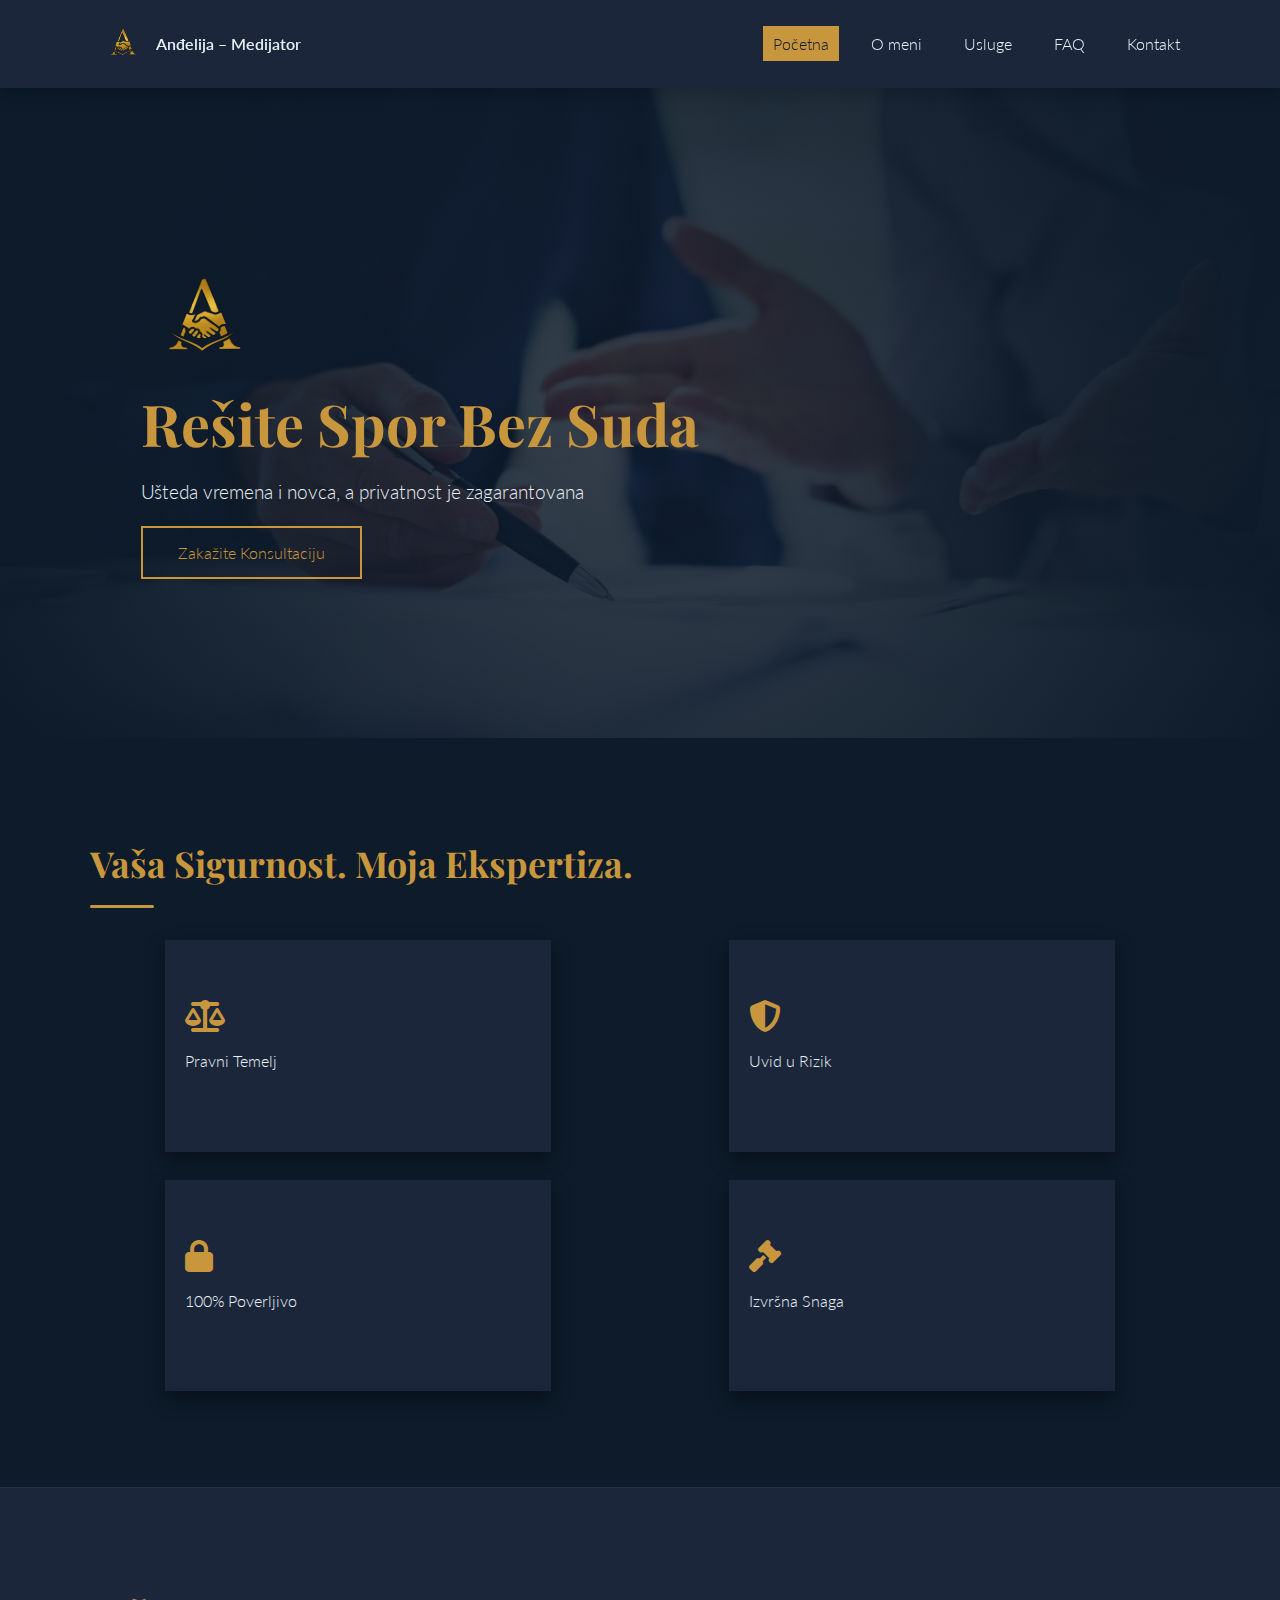
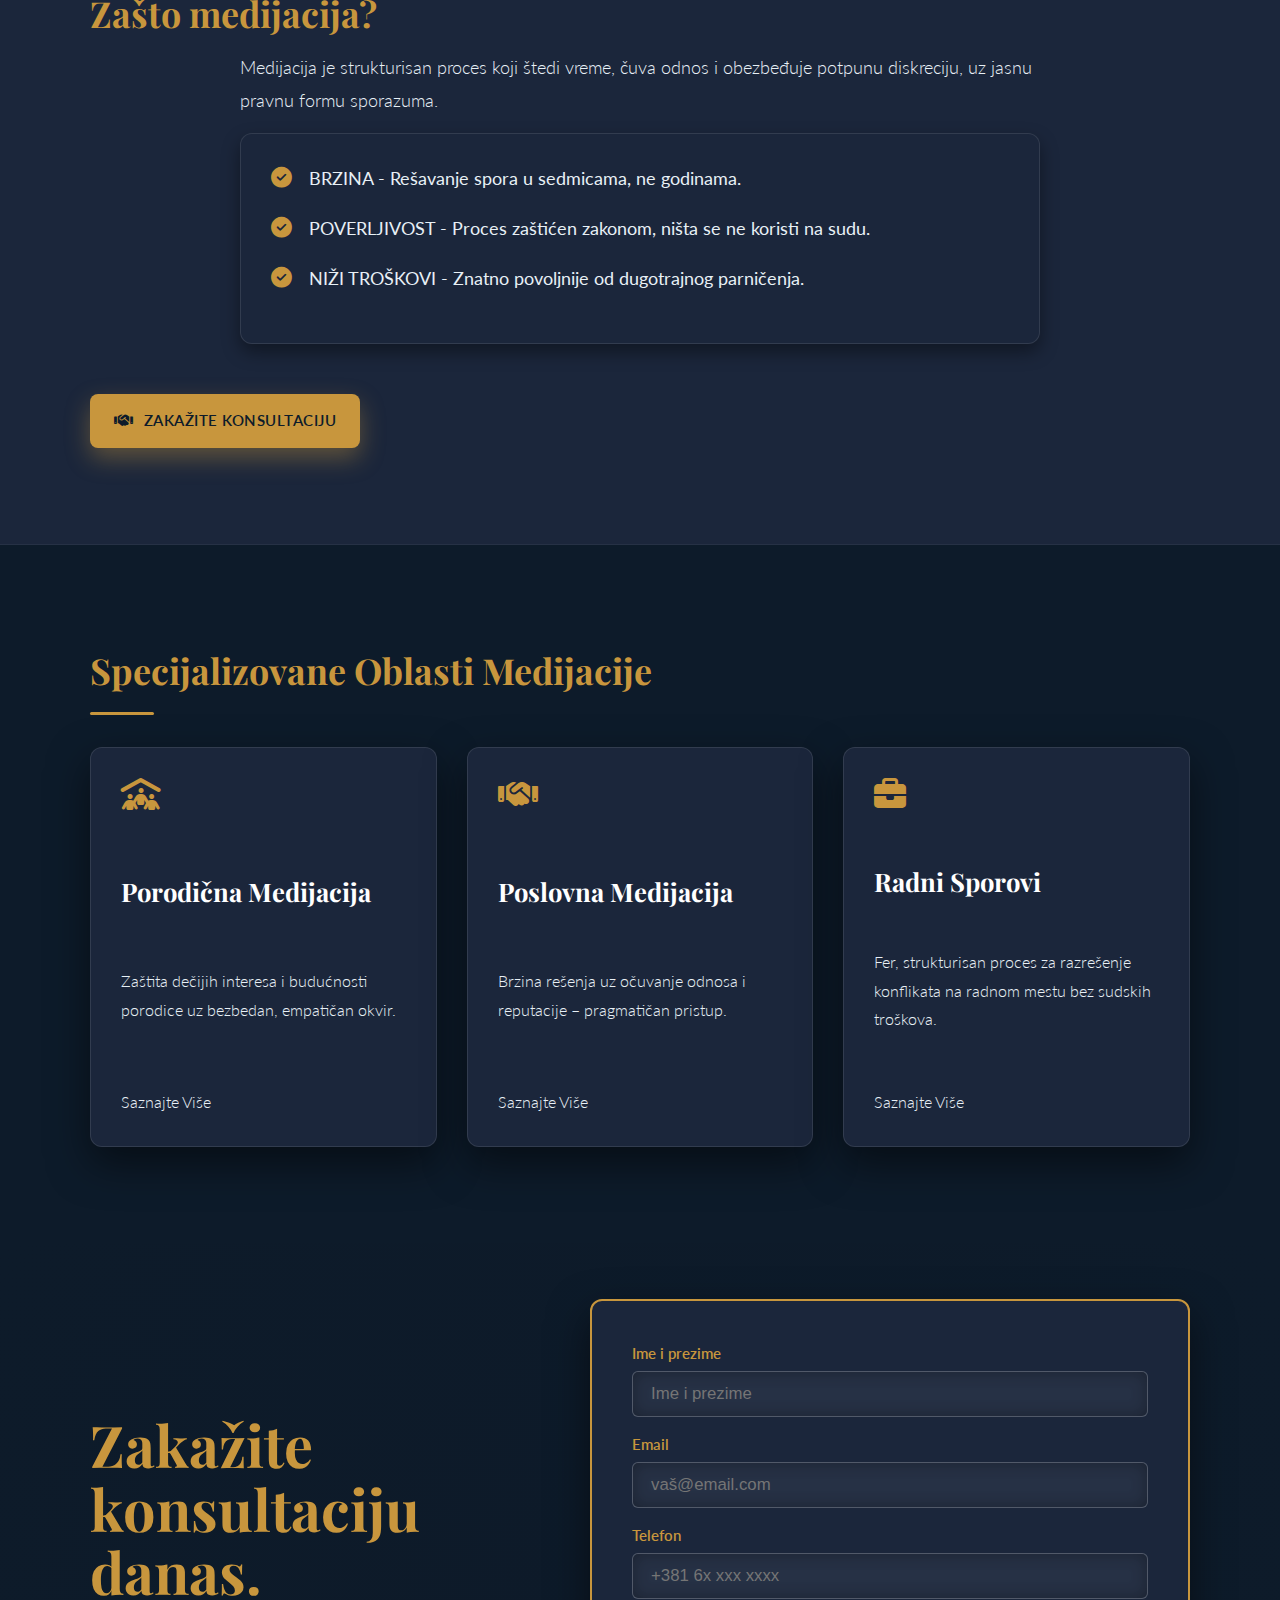
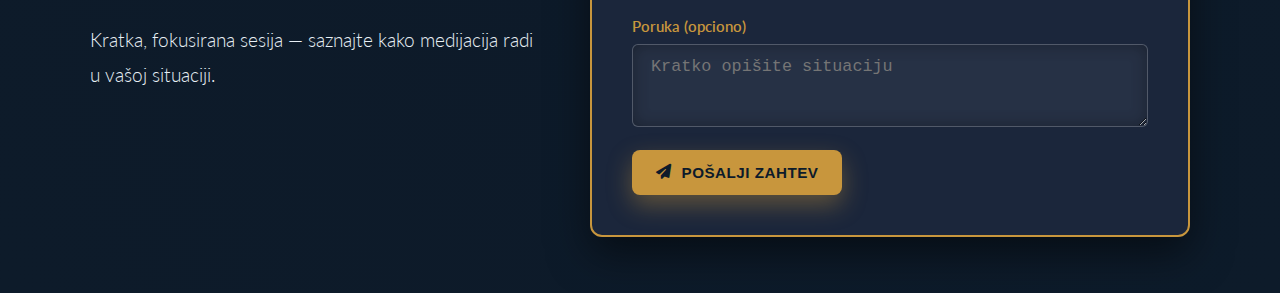
<file: index.html>
<!DOCTYPE html>
<html lang="sr">
<head>
  <meta charset="UTF-8" />
  <meta name="viewport" content="width=device-width, initial-scale=1" />
  <title>Anđelija – Medijator | Početna</title>
  <meta name="description" content="Medijacija – efikasan, poverljiv i pravno siguran put do sporazuma." />
  <link rel="preconnect" href="https://fonts.googleapis.com">
  <link rel="preconnect" href="https://fonts.gstatic.com" crossorigin>
  <link href="https://fonts.googleapis.com/css2?family=Lato:wght@400;600;700&family=Playfair+Display:wght@600;700&display=swap" rel="stylesheet">
  <link href="https://cdnjs.cloudflare.com/ajax/libs/font-awesome/6.5.1/css/all.min.css" rel="stylesheet">
  <link rel="stylesheet" href="style.css" />
  <link rel="stylesheet" href="custom.css" /> <!-- override stilovi -->
</head>
<body>
    <!-- Glavni navigacioni header (ostaje na vrhu) -->
    <header class="site-header">
        <div class="container">
            <!-- Ako imaš navigaciju/logo, ostaje ovde -->
        </div>
    </header>
  <header class="header--soft">
    <div class="container nav">
      <a class="brand" href="index.html">
        <img class="brand-logo" src="7.svg" alt="Anđelija – Medijator logo" />
        <span>Anđelija – Medijator</span>
      </a>
      <!-- Dodato: hamburger dugme -->
      <button class="nav-toggle" aria-expanded="false" aria-controls="main-menu" aria-label="Otvori meni">
        <span class="bar"></span>
        <span class="bar"></span>
        <span class="bar"></span>
      </button>
      <nav aria-label="Main navigation">
        <ul id="main-menu">
          <li><a class="active" href="index.html">Početna</a></li>
          <li><a href="o-meni.html">O meni</a></li>
          <li><a href="usluge.html">Usluge</a></li>
          <li><a href="faq.html">FAQ</a></li>
          <li><a href="kontakt.html">Kontakt</a></li>
        </ul>
      </nav>
    </div>
  </header>


  
  <!-- Hero odmah ispod menija -->
  <header class="hero-full-bleed hero-bg-index">
    <div class="container">
        <!-- Veliki logo umesto subheading-a -->
        <img class="hero-logo" src="7.svg" alt="Anđelija – Medijator logo" />
        <h1>Rešite Spor Bez Suda</h1>
        <p class="hero-pasus">Ušteda vremena i novca, a privatnost je zagarantovana</p>
        <a href="kontakt.html" class="cta-button">Zakažite Konsultaciju</a>
    </div>
  </header>

  <!-- Trust Bar -->
  <section class="trust-bar section section-stripe" aria-label="Trust bar">
    <div class="container">
      <h2>Vaša Sigurnost. Moja Ekspertiza.</h2>
      <div class="divider" aria-hidden="true"></div>
      <div class="trust-grid">
        <div class="trust-item">
          <i class="fa-solid fa-scale-balanced"></i>
          <p>Pravni Temelj</p>
        </div>
        <div class="trust-item">
          <i class="fa-solid fa-shield-halved"></i>
          <p>Uvid u Rizik</p>
        </div>
        <div class="trust-item">
          <i class="fa-solid fa-lock"></i>
          <p>100% Poverljivo</p>
        </div>
        <div class="trust-item">
          <i class="fa-solid fa-gavel"></i>
          <p>Izvršna Snaga</p>
        </div>
      </div>
    </div>
  </section>

  <!-- Zašto Medijacija (premeštena ovde između Trust Bara i Usluga) -->
 <section class="section why-mediate-section section-contrast">
    <div class="container">
        <h2>Zašto medijacija?</h2>
        <p class="lead">Medijacija je strukturisan proces koji štedi vreme, čuva odnos i obezbeđuje potpunu diskreciju, uz jasnu pravnu formu sporazuma.</p>
        <ul class="feature-list">
            <li><i class="fas fa-check-circle"></i> BRZINA - Rešavanje spora u sedmicama, ne godinama.</li>
            <li><i class="fas fa-check-circle"></i> POVERLJIVOST - Proces zaštićen zakonom, ništa se ne koristi na sudu.</li>
            <li><i class="fas fa-check-circle"></i> NIŽI TROŠKOVI - Znatno povoljnije od dugotrajnog parničenja.</li>
        </ul>
        <a href="kontakt.html" class="btn"><i class="fas fa-handshake"></i> Zakažite konsultaciju</a>
    </div>
</section>

  <!-- Usluge (3 kolone) -->
  <section class="section">
    <div class="container">
      <h2>Specijalizovane Oblasti Medijacije</h2>
      <div class="divider" aria-hidden="true"></div>
      <div class="services-grid">
        <article class="service-card">
          <i class="fa-solid fa-people-roof" aria-hidden="true"></i>
          <h3>Porodična Medijacija</h3>
          <p>Zaštita dečijih interesa i budućnosti porodice uz bezbedan, empatičan okvir.</p>
          <a class="link-accent" href="usluge.html#porodicna">Saznajte Više</a>
        </article>
        <article class="service-card">
          <i class="fa-solid fa-handshake" aria-hidden="true"></i>
          <h3>Poslovna Medijacija</h3>
          <p>Brzina rešenja uz očuvanje odnosa i reputacije – pragmatičan pristup.</p>
          <a class="link-accent" href="usluge.html#poslovna">Saznajte Više</a>
        </article>
        <article class="service-card">
          <i class="fa-solid fa-briefcase" aria-hidden="true"></i>
          <h3>Radni Sporovi</h3>
          <p>Fer, strukturisan proces za razrešenje konflikata na radnom mestu bez sudskih troškova.</p>
          <a class="link-accent" href="usluge.html#radni">Saznajte Više</a>
        </article>
      </div>
    </div>
  </section>

  <!-- Duplikat "Zašto medijacija?" blok je uklonjen -->

<header class="hero-full-bleed hero-bg-kontakt hero-schedule layout-split">
  <div class="container schedule-grid">
    <div class="hero-copy">
      <h1>Zakažite konsultaciju danas.</h1>
      <p class="hero-pasus">Kratka, fokusirana sesija — saznajte kako medijacija radi u vašoj situaciji.</p>
      
    </div>

    <!-- Desna kolona: forma za zakazivanje -->
    <div class="schedule-card">
      <form class="schedule-form" action="kontakt.html" method="get" novalidate>
        <div class="form-row">
          <label for="ime">Ime i prezime</label>
          <input id="ime" type="text" name="ime" placeholder="Ime i prezime" required>
        </div>
        <div class="form-row">
          <label for="email">Email</label>
          <input id="email" type="email" name="email" placeholder="vaš@email.com" required>
        </div>
        <div class="form-row">
          <label for="telefon">Telefon</label>
          <input id="telefon" type="tel" name="telefon" placeholder="+381 6x xxx xxxx" required>
        
        <div class="form-row">
          <label for="poruka">Poruka (opciono)</label>
          <textarea id="poruka" name="poruka" rows="3" placeholder="Kratko opišite situaciju"></textarea>
        </div>
        <button type="submit" class="btn">
          <i class="fa-solid fa-paper-plane" aria-hidden="true"></i>
          Pošalji zahtev
     <!--   </button>
      </form>
    </div>
  </div>
</header>

<!-- Zamena postojećeg footer-a novom strukturom -->
<!-- Footer uklonjen -->
</body>
</html>
<script src="script.js"></script>
<script>document.getElementById("year").textContent = new Date().getFullYear();</script>
</body>

</html>
</file>
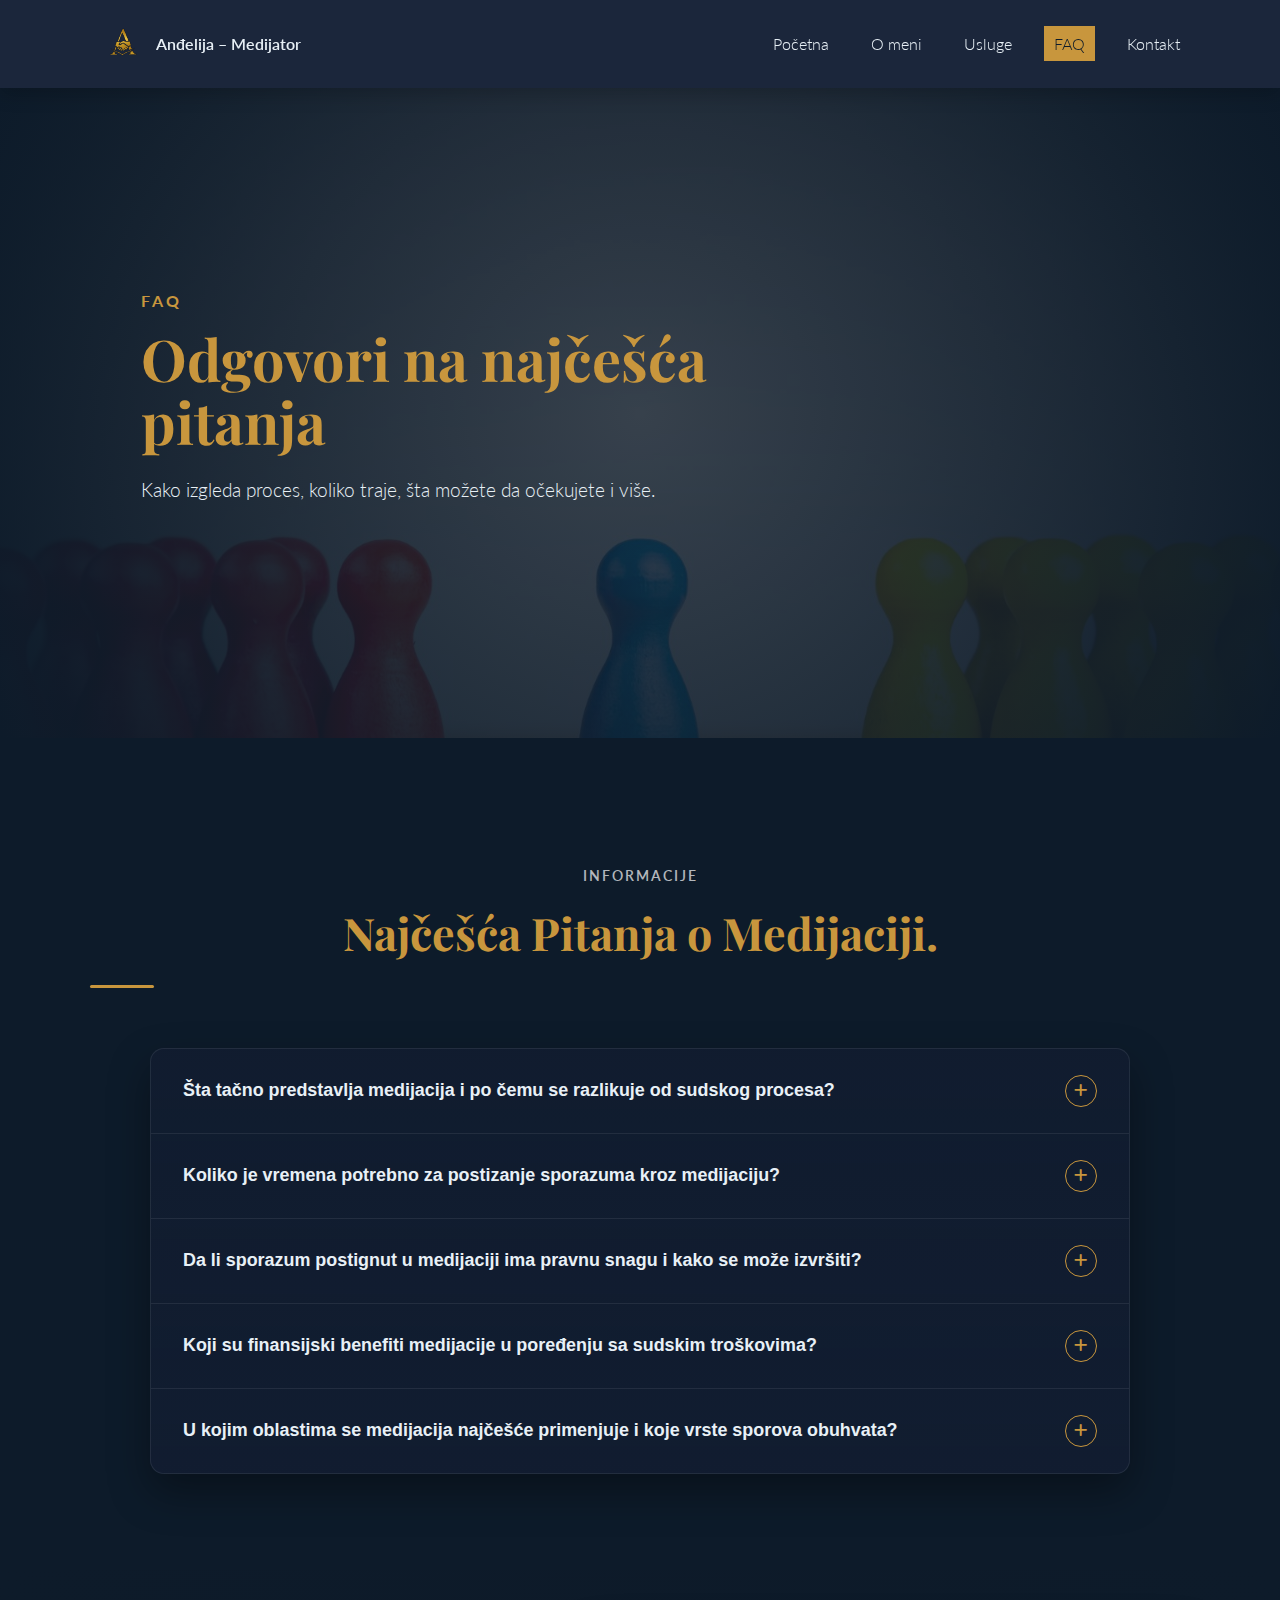
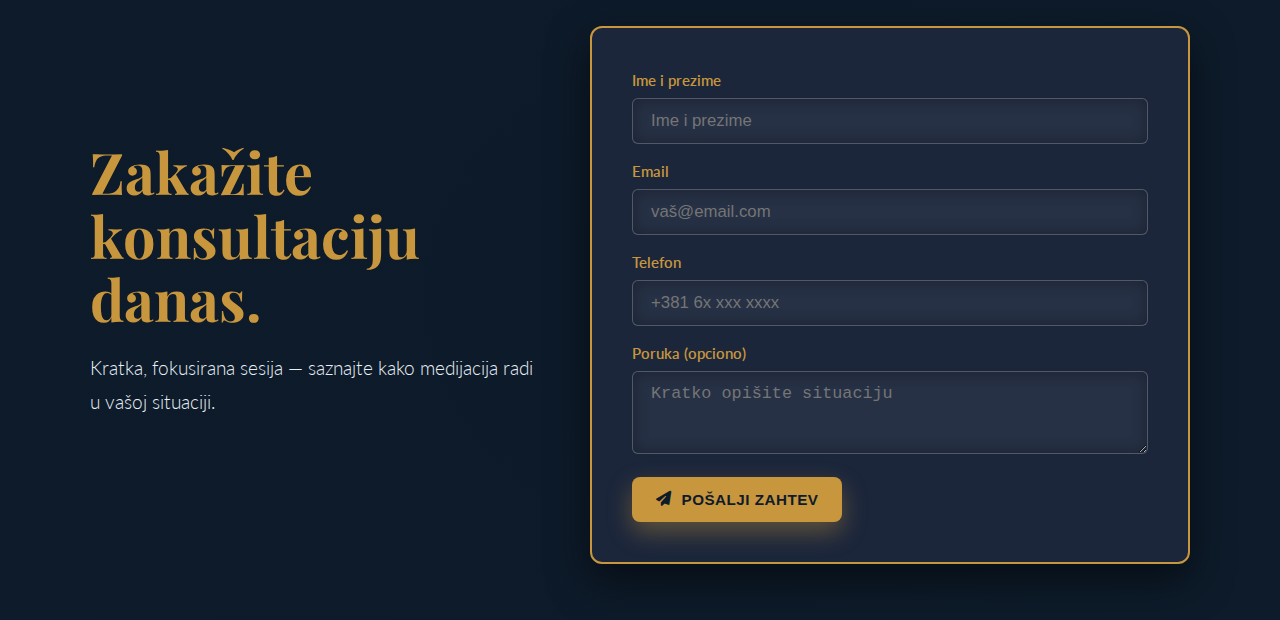
<file: faq.html>
<!DOCTYPE html>
<html lang="sr">
<head>
  <meta charset="UTF-8" />
  <meta name="viewport" content="width=device-width, initial-scale=1" />
  <title>Anđelija – Medijator | Često Postavljena Pitanja</title>
  <meta name="description" content="FAQ o medijaciji: trajanje, cena, pravna obaveznost i vrste sporova." />
  <link rel="preconnect" href="https://fonts.googleapis.com">
  <link rel="preconnect" href="https://fonts.gstatic.com" crossorigin>
  <link href="https://fonts.googleapis.com/css2?family=Lato:wght@400;600;700&family=Playfair+Display:wght@600;700&display=swap" rel="stylesheet">
  <link href="https://cdnjs.cloudflare.com/ajax/libs/font-awesome/6.5.1/css/all.min.css" rel="stylesheet">
  <link rel="stylesheet" href="style.css" />
  <link rel="stylesheet" href="custom.css">
</head>
<body>
<header class="header--soft">
  <div class="container nav">
    <a class="brand" href="index.html">
      <img class="brand-logo" src="7.svg" alt="Anđelija – Medijator logo" />
      <span>Anđelija – Medijator</span>
    </a>
    <!-- Dodato: hamburger dugme -->
    <button class="nav-toggle" aria-expanded="false" aria-controls="main-menu" aria-label="Otvori meni">
      <span class="bar"></span>
      <span class="bar"></span>
      <span class="bar"></span>
    </button>
    <nav aria-label="Main navigation">
      <ul id="main-menu">
        <li><a href="index.html">Početna</a></li>
        <li><a href="o-meni.html">O meni</a></li>
        <li><a href="usluge.html">Usluge</a></li>
        <li><a class="active" href="faq.html">FAQ</a></li>
        <li><a href="kontakt.html">Kontakt</a></li>
      </ul>
    </nav>
  </div>
</header>

<header class="hero-full-bleed hero-bg-faq">
  <div class="container">
    <span class="subheading">FAQ</span>
    <h1>Odgovori na najčešća pitanja</h1>
    <p class="hero-pasus">Kako izgleda proces, koliko traje, šta možete da očekujete i više.</p>
  </div>
</header>

<section class="section faq-section">
    <div class="container">
        <div class="section-header">
            <span class="eyebrow">Informacije</span>
            <h2>Najčešća Pitanja o Medijaciji.</h2>
            <div class="divider"></div>
        </div>

        <div class="accordion">
            
            <div class="ac-item">
                <button class="ac-header" aria-expanded="false" aria-controls="ac-1-content">
                    Šta tačno predstavlja medijacija i po čemu se razlikuje od sudskog procesa? <i class="fas fa-plus"></i>
                </button>
                <div class="ac-content" aria-hidden="true" id="ac-1-content">
                    <p>Medijacija je strukturisan, poverljiv i dobrovoljan proces rešavanja sporova, u kome neutralna i nepristrasna treća strana – medijator – pomaže sukobljenim stranama da kroz facilitirani dijalog same dođu do kreativnog, obostrano prihvatljivog i dugoročno održivog rešenja. Glavna razlika u odnosu na sud je u tome što medijator ne donosi odluku, već pomaže stranama da je same donesu, zadržavajući potpunu kontrolu nad ishodom i sadržajem sporazuma.</p>
                </div>
            </div>

            <div class="ac-item">
                <button class="ac-header" aria-expanded="false" aria-controls="ac-2-content">
                    Koliko je vremena potrebno za postizanje sporazuma kroz medijaciju? <i class="fas fa-plus"></i>
                </button>
                <div class="ac-content" aria-hidden="true" id="ac-2-content">
                    <p>Brzina procesa je jedna od ključnih prednosti medijacije. Iako zavisi od složenosti samog spora i spremnosti strana na saradnju, sporazum se često postiže za nekoliko sedmica, obično u rasponu od jedne do pet sesija. Ovo je drastično kraće od dugotrajnih sudskih sporova koji se neretko protežu na godine. Medijacija štedi i Vaše vreme i energiju.</p>
                </div>
            </div>

            <div class="ac-item">
                <button class="ac-header" aria-expanded="false" aria-controls="ac-3-content">
                    Da li sporazum postignut u medijaciji ima pravnu snagu i kako se može izvršiti? <i class="fas fa-plus"></i>
                </button>
                <div class="ac-content" aria-hidden="true" id="ac-3-content">
                    <p>Da, apsolutno. Sporazum zaključen pred licenciranim medijatorom ima punu pravnu važnost. Ako strane žele da osiguraju njegovu izvršnost, sporazum se može overiti kod notara ili potvrditi pred sudom, čime dobija snagu izvršne isprave. To Vam pruža jednaku pravnu sigurnost kao i sudska presuda, ali bez stresa i troškova dugotrajnog parničenja.</p>
                </div>
            </div>

            <div class="ac-item">
                <button class="ac-header" aria-expanded="false" aria-controls="ac-4-content">
                    Koji su finansijski benefiti medijacije u poređenju sa sudskim troškovima? <i class="fas fa-plus"></i>
                </button>
                <div class="ac-content" aria-hidden="true" id="ac-4-content">
                    <p>Medijacija je u velikoj većini slučajeva znatno povoljnija opcija. Umesto nepredvidivih i često visokih sudskih taksi, troškova veštačenja i višegodišnjih advokatskih naknada, u medijaciji unapred znate koliki su troškovi. Plaćate fokusiran, efikasan i brz proces rešavanja, čime izbegavate dugoročne finansijske rizike i neizvesnost. To je investicija u rešenje, a ne u parničenje.</p>
                </div>
            </div>

            <div class="ac-item">
                <button class="ac-header" aria-expanded="false" aria-controls="ac-5-content">
                    U kojim oblastima se medijacija najčešće primenjuje i koje vrste sporova obuhvata? <i class="fas fa-plus"></i>
                </button>
                <div class="ac-content" aria-hidden="true" id="ac-5-content">
                    <p>Medijacija je izuzetno fleksibilna i primenjiva u širokom spektru oblasti. Najčešće se koristi u porodičnim sporovima (razvod, podela imovine, starateljstvo), poslovnim sporovima (kršenje ugovora, partnerstva, naplata potraživanja), radnim sporovima (odnosi između poslodavca i zaposlenih), kao i u rešavanju imovinskih i naslednih nesuglasica. Svaki spor koji zahteva poverljiv, strukturisan i miran dijalog pogodan je za medijaciju.</p>
                </div>
            </div>

        </div>
    </div>
</section>
<!-- Footer uklonjen -->
</body>
</html>

<script src="script.js"></script>
<script>document.getElementById("year").textContent = new Date().getFullYear();</script>
</body>
<!-- Navigacija -->
<header class="site-header">
  <div class="container">
    <!-- sadržaj headera za FAQ -->
  </div>
</header>

<!-- HERO odmah ispod menija (sa slikom) -->


<!-- Sadržaj FAQ -->
</body>
</html>
<!-- Duplikat "Zašto medijacija?" blok je uklonjen -->

<header class="hero-full-bleed hero-bg-kontakt hero-schedule layout-split">
  <div class="container schedule-grid">
    <div class="hero-copy">
      <h1>Zakažite konsultaciju danas.</h1>
      <p class="hero-pasus">Kratka, fokusirana sesija — saznajte kako medijacija radi u vašoj situaciji.</p>
      
    </div>

    <!-- Desna kolona: forma za zakazivanje -->
    <div class="schedule-card">
      <form class="schedule-form" action="kontakt.html" method="get" novalidate>
        <div class="form-row">
          <label for="ime">Ime i prezime</label>
          <input id="ime" type="text" name="ime" placeholder="Ime i prezime" required>
        </div>
        <div class="form-row">
          <label for="email">Email</label>
          <input id="email" type="email" name="email" placeholder="vaš@email.com" required>
        </div>
        <div class="form-row">
          <label for="telefon">Telefon</label>
          <input id="telefon" type="tel" name="telefon" placeholder="+381 6x xxx xxxx" required>
        
        <div class="form-row">
          <label for="poruka">Poruka (opciono)</label>
          <textarea id="poruka" name="poruka" rows="3" placeholder="Kratko opišite situaciju"></textarea>
        </div>
        <button type="submit" class="btn">
          <i class="fa-solid fa-paper-plane" aria-hidden="true"></i>
          Pošalji zahtev
     <!--   </button>
      </form>
    </div>
  </div>
</header>

<!-- Zamena postojećeg footer-a novom strukturom -->
<!-- Footer uklonjen -->
</body>

</html>
</file>
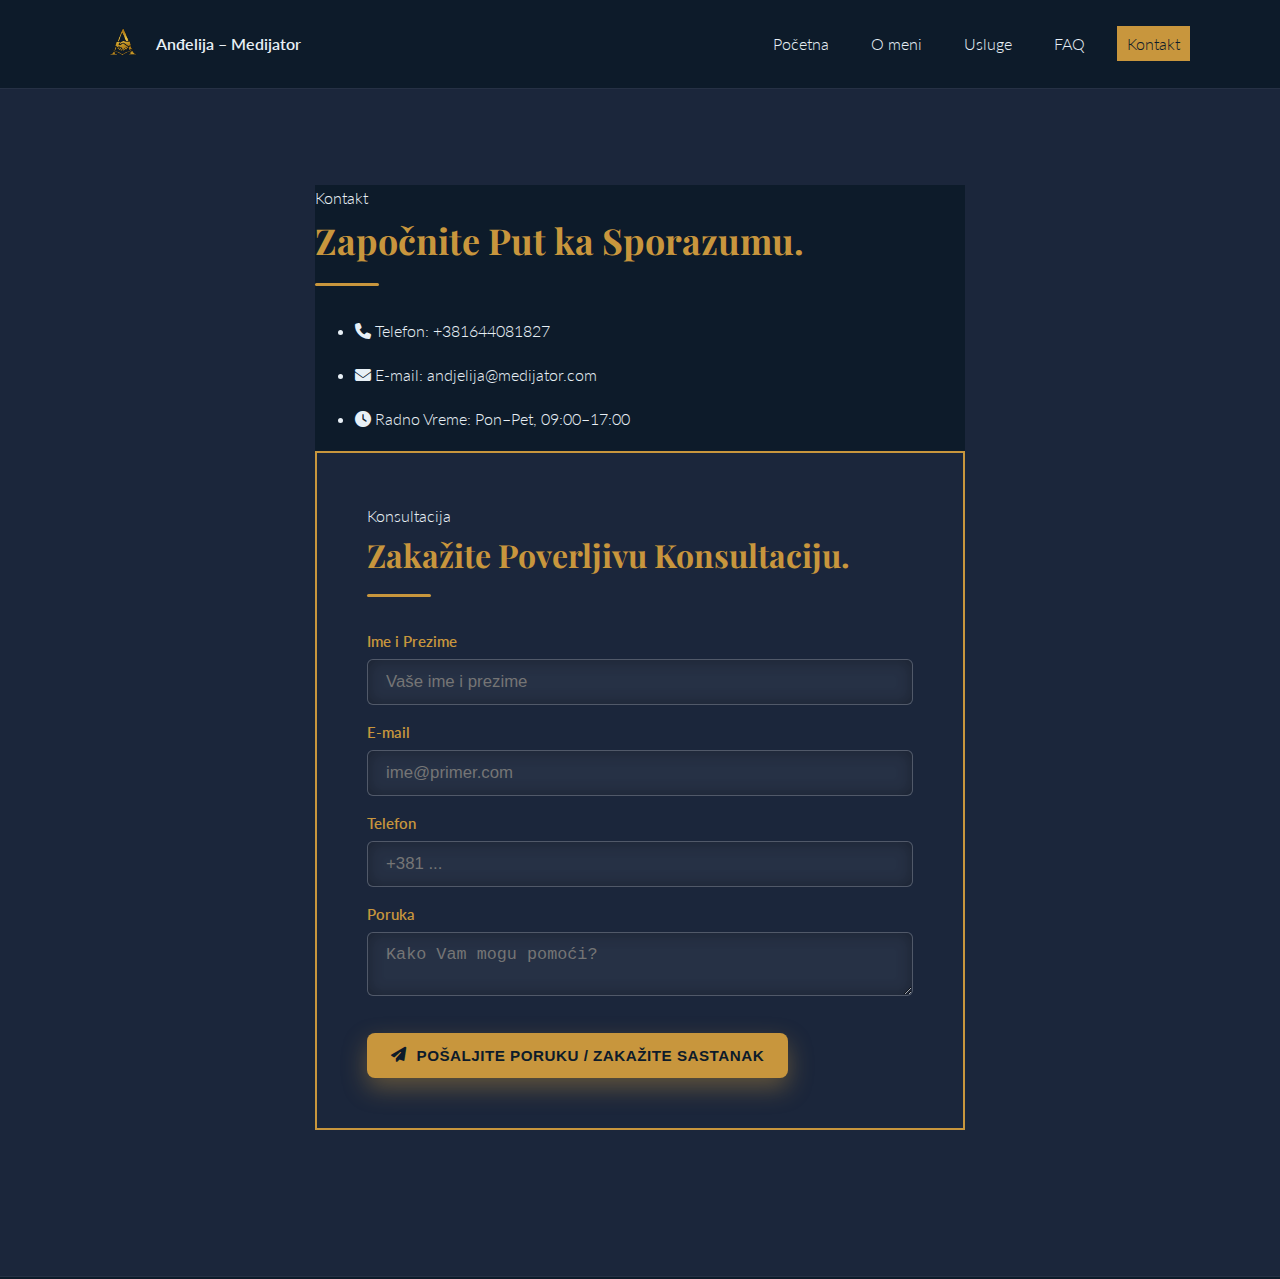
<file: kontakt.html>
<!DOCTYPE html>
<html lang="sr">
<head>
  <meta charset="UTF-8" />
  <meta name="viewport" content="width=device-width, initial-scale=1" />
  <title>Anđelija – Medijator | Kontakt</title>
  <meta name="description" content="Kontaktirajte Anđeliju – medijator: adresa, telefon, email i kontakt forma." />
  <link rel="preconnect" href="https://fonts.googleapis.com">
  <link rel="preconnect" href="https://fonts.gstatic.com" crossorigin>
  <link href="https://fonts.googleapis.com/css2?family=Lato:wght@400;600;700&family=Playfair+Display:wght@600;700&display=swap" rel="stylesheet">
  <link href="https://cdnjs.cloudflare.com/ajax/libs/font-awesome/6.5.1/css/all.min.css" rel="stylesheet">
  <link rel="stylesheet" href="style.css" />
  <link rel="stylesheet" href="custom.css" />
</head>
<body>
   
<header class="header--minimal">
  <div class="container nav">
    <a class="brand" href="index.html">
      <img class="brand-logo" src="7.svg" alt="Anđelija – Medijator logo" />
      <span>Anđelija – Medijator</span>
    </a>
    <!-- Dodato: hamburger dugme -->
    <button class="nav-toggle" aria-expanded="false" aria-controls="main-menu" aria-label="Otvori meni">
      <span class="bar"></span>
      <span class="bar"></span>
      <span class="bar"></span>
    </button>
    <nav aria-label="Main navigation">
      <ul id="main-menu">
        <li><a href="index.html">Početna</a></li>
        <li><a href="o-meni.html">O meni</a></li>
        <li><a href="usluge.html">Usluge</a></li>
        <li><a href="faq.html">FAQ</a></li>
        <li><a class="active" href="kontakt.html">Kontakt</a></li>
      </ul>
    </nav>
  </div>
</header>


<section class="section contact-split section-contrast">
  <div class="container grid">
    <div class="contact-info">
      <span class="eyebrow">Kontakt</span>
      <h2>Započnite Put ka Sporazumu.</h2>
      <div class="divider" aria-hidden="true"></div>

      <!-- Sažet kontakt blok sa postojećim tekstom i ikonama -->
      <div class="contact-summary">
        <ul class="info-list">
          <li>
            <i class="fa-solid fa-phone" aria-hidden="true"></i>
            <span>Telefon: +381644081827</span>
          </li>
          <li>
            <i class="fa-solid fa-envelope" aria-hidden="true"></i>
            <span>E-mail: andjelija@medijator.com</span>
          </li>
          <li>
            <i class="fa-solid fa-clock" aria-hidden="true"></i>
            <span>Radno Vreme: Pon–Pet, 09:00–17:00</span>
          </li>
        </ul>
      </div>

      
    <div class="contact-form">
      <span class="eyebrow">Konsultacija</span>
      <h2>Zakažite Poverljivu Konsultaciju.</h2>
      <div class="divider" aria-hidden="true"></div>
      <form action="#" method="post" novalidate>
        <div class="form-grid">
          <div class="full">
            <label for="ime">Ime i Prezime</label>
            <input id="ime" name="ime" type="text" placeholder="Vaše ime i prezime" required />
          </div>
          <div>
            <label for="email">E-mail</label>
            <input id="email" name="email" type="email" placeholder="ime@primer.com" required />
          </div>
          <div>
            <label for="telefon">Telefon</label>
            <input id="telefon" name="telefon" type="tel" placeholder="+381 ..." />
          </div>
          <div class="full">
            <label for="poruka">Poruka</label>
            <textarea id="poruka" name="poruka" placeholder="Kako Vam mogu pomoći?"></textarea>
          </div>
        </div>
        <div style="margin-top:14px;">
          <button class="btn" type="submit">
            <i class="fa-solid fa-paper-plane" aria-hidden="true"></i>
            Pošaljite Poruku / Zakažite Sastanak
          </button>
        </div>
      </form>
    </div>
  </div>
</section>

<!-- Footer uklonjen -->
</body>
</html>
<script src="script.js"></script>
<script>document.getElementById("year").textContent = new Date().getFullYear();</script>
</body>

</html>
</file>
<file: custom.css>
/* FAQ – veći i elegantniji izgled */
.faq-section .container { max-width: 1100px; }

.faq-section .accordion {
  max-width: 980px;
  margin: 0 auto;
  border: 1px solid rgba(255,255,255,0.08);
  border-radius: 14px;
  background: linear-gradient(180deg, rgba(18,29,49,0.75), rgba(18,29,49,0.9));
  box-shadow: 0 18px 40px rgba(0,0,0,0.35);
  overflow: hidden;
}

.faq-section .ac-item + .ac-item {
  border-top: 1px solid rgba(255,255,255,0.08);
}

.faq-section .ac-header {
  width: 100%;
  text-align: left;
  background: transparent;
  color: var(--boja-tekst-svetla);
  padding: 26px 32px;
  font-weight: 700;
  font-size: clamp(1.1rem, 1.4vw, 1.35rem);
  display: flex;
  justify-content: space-between;
  align-items: center;
  gap: 16px;
  cursor: pointer;
  transition: background 250ms ease, color 250ms ease;
  border: 0;
}

.faq-section .ac-header:hover {
  background: rgba(255,255,255,0.04);
  color: var(--boja-sekundarna);
}

.faq-section .ac-header i {
  flex: 0 0 auto;
  width: 32px;
  height: 32px;
  display: inline-grid;
  place-items: center;
  border: 1px solid var(--boja-sekundarna);
  border-radius: 50%;
  color: var(--boja-sekundarna);
  font-size: 0.95rem;
  transition: transform 250ms ease, background 250ms ease, color 250ms ease;
}

.faq-section .ac-header.active {
  color: var(--boja-sekundarna);
  background: rgba(255,255,255,0.05);
}

.faq-section .ac-header.active i {
  transform: rotate(45deg);
  background: var(--boja-sekundarna);
  color: #0f1b34;
}

.faq-section .ac-content {
  display: none;
  background: rgba(12,20,36,0.85);
  padding: 0 32px 26px;
  font-size: 1.1rem;
  line-height: 1.85;
  color: rgba(255,255,255,0.92);
}

.faq-section .ac-content p {
  margin: 0;
  padding: 12px 0 0;
}

/* Responsivnost */
@media (max-width: 992px) {
  .faq-section .accordion { max-width: 100%; margin: 0 20px; }
  .faq-section .ac-header { padding: 22px 24px; font-size: 1.15rem; }
  .faq-section .ac-header i { width: 28px; height: 28px; }
  .faq-section .ac-content { padding: 0 24px 22px; font-size: 1.05rem; }
}
@media (max-width: 640px) {
  .faq-section .ac-header { padding: 20px 18px; font-size: 1.05rem; }
  .faq-section .ac-content { padding: 0 18px 20px; font-size: 1rem; }
}
</file>
<file: style.css>
/*
======================================================
1. OSNOVNE VARIJABLE I RESET
======================================================
*/
:root {
  /* NOVA PREMIJUM PALETA */
  --boja-primarna-tamna: #0D1B2A; /* Duboka, skoro crna teget (Pozadina tela) */
  --boja-primarna-kartica: #1B263B; /* Srednja Tamna teget (Pozadina Kartica/Header/Forme) */
  --boja-sekundarna: #C8963D; /* Korigovano, tamnije, sofisticiranije Zlato */
  --boja-akcenat: #FFD700; /* Svetlije Zlato za sitne ikone/naglasak */
   
  --boja-tekst-svetla: #E8F0F6; /* Blago sivkasto bela za čitljivost na tamnom pozadinama */
  --boja-tekst-tamna: #1c1c1c; 
  --boja-bela: #FFFFFF;

  --radius: 12px;
  --shadow-card: 0 16px 40px rgba(0,0,0,0.5); /* Jača senka za dubinu */
  --shadow-button: 0 10px 24px rgba(200, 150, 61, 0.4); /* Jača senka za dugme */
  --shadow-default: 0 8px 18px rgba(0, 0, 0, 0.4); /* Koristi se za manje elemente */
  --shadow-inset: inset 0 0 15px rgba(0,0,0,0.3); /* Senka unutar elemenata forme */
}

/* Globalni reset i fontovi */
*, *::before, *::after { box-sizing: border-box; }
html { scroll-behavior: smooth; }

body {
  margin: 0;
  background: var(--boja-primarna-tamna);
  color: var(--boja-tekst-svetla);
  font-family: "Lato", system-ui, -apple-system, Segoe UI, Roboto, Arial, sans-serif;
  line-height: 1.65;
  font-weight: 300;
}

/* Tipografija */
h1, h2, h3, h4, h5, h6 {
  font-family: "Playfair Display", Georgia, serif;
  font-weight: 700;
  color: var(--boja-sekundarna);
  margin: 0 0 0.5rem;
}
h1 { font-size: clamp(2.2rem, 3.8vw, 3.5rem); line-height: 1.2; }
h2 { font-size: clamp(1.8rem, 2.8vw, 2.5rem); }
h3 { font-size: clamp(1.4rem, 2vw, 1.8rem); }
p { margin: 0 0 1rem; font-weight: 300; color: var(--boja-tekst-svetla); line-height: 1.78; }

.lead { max-width: 800px; margin: 0 auto 1rem; line-height: 1.78; color: var(--boja-tekst-svetla); font-size: 1.15rem; }
strong { font-weight: 600; }

/* Layout */
.container { width: min(1100px, 92%); margin: 0 auto; }
.section { padding: 96px 0; position: relative; scroll-margin-top: 84px; }
.section-contrast { 
  background: var(--boja-primarna-kartica);
  border-top: 1px solid rgba(255,255,255,0.05);
  border-bottom: 1px solid rgba(255,255,255,0.05);
}
.divider { width: 64px; height: 3px; background: var(--boja-sekundarna); margin: 12px 0 32px; border-radius: 2px; }

/*
======================================================
2. DUGMAD, LINKOVI I NAVIGACIJA
======================================================
*/

/* Dugmad (Globalno) */
.btn {
  display: inline-flex;
  align-items: center;
  gap: 10px;
  padding: 14px 24px; 
  border-radius: 8px;
  text-decoration: none;
  font-weight: 600;
  color: var(--boja-primarna-tamna);
  background: var(--boja-sekundarna);
  border: none;
  box-shadow: var(--shadow-button);
  transition: transform 150ms ease, box-shadow 150ms ease, background 150ms ease;
  cursor: pointer;
  text-transform: uppercase;
  letter-spacing: 0.5px;
  font-size: 0.95rem;
}
.btn:hover {
  transform: translateY(-2px);
  box-shadow: 0 14px 26px rgba(200, 150, 61, 0.4);
  background: #E9B63B;
}

/* Dugme unutar Hero-a */
.hero-full-bleed .cta-button {
  background: transparent;
  border: 2px solid var(--boja-sekundarna);
  color: var(--boja-sekundarna);
  padding: 15px 35px; 
  box-shadow: none;
}
.hero-full-bleed .cta-button:hover {
  background-color: var(--boja-sekundarna);
  color: var(--boja-primarna-tamna);
  transform: translateY(-2px);
  box-shadow: 0 6px 18px rgba(200, 150, 61, 0.3);
}

/* Linkovi (Globalno) */
a { color: var(--boja-tekst-svetla); text-decoration: none; }
a:hover, a:focus { color: var(--boja-sekundarna); }

/* Navigacija (Nepromenjeno) */
.header--soft {
  background: var(--boja-primarna-kartica);
  color: var(--boja-tekst-svetla);
  position: sticky;
  top: 0;
  z-index: 1000; /* Mora biti veći od Hero sekcije */
  box-shadow: 0 6px 18px rgba(0, 0, 0, 0.2);
  width: 100%;
}
.nav { display: flex; align-items: center; justify-content: space-between; padding: 14px 0; }
.brand { color: var(--boja-tekst-svetla); font-weight: 600; }
/* Dodato: poravnanje i razmak za logo + tekst */
.nav .brand {
  display: flex;
  align-items: center;
  gap: 12px; /* malo veći razmak uz veći logo */
}
.brand-logo {
  height: 44px;       /* veći logo – skoro visina menija */
  max-height: 48px;   /* sigurnosna granica */
  width: auto;
  display: inline-block;
  vertical-align: middle;
}
/* Linkovi u nav-u */
.nav ul { list-style: none; display: flex; gap: 22px; margin: 0; padding: 0; }
.nav a { color: var(--boja-tekst-svetla); padding: 8px 10px; transition: color 200ms ease, background 200ms ease; }
.nav a.active { 
  color: var(--boja-primarna-tamna);
  background: var(--boja-sekundarna);
}
.nav a:hover:not(.active) { 
  color: var(--boja-sekundarna);
}
/* MOBILE NAV – HAMBURGER */
.nav-toggle {
  display: none;
  flex-direction: column;
  justify-content: center;
  align-items: center;
  width: 48px;
  height: 48px;
  border: none; /* Uklonjen okvir */
  background: transparent;
  cursor: pointer;
  padding: 0;
  z-index: 1001;
}
.nav-toggle .bar {
  display: block;
  width: 30px; /* Šire linije */
  height: 3px; /* Deblje linije */
  background: var(--boja-sekundarna); /* Zlatna boja */
  border-radius: 3px;
  margin: 3px 0;
  transition: all 0.3s ease-in-out;
}
@media (max-width: 992px) {
  .nav-toggle { display: inline-flex; }
  .nav nav ul {
    display: none;
    position: absolute;
    top: calc(100% + 8px);
    left: 0; right: 0;
    margin: 0; padding: 12px 16px;
    background: var(--boja-primarna-kartica);
    border: 1px solid rgba(255,255,255,0.08);
    border-radius: 12px;
    box-shadow: 0 18px 40px rgba(0,0,0,0.35);
    flex-direction: column;
    gap: 8px;
    z-index: 100;
  }
  .nav.open nav ul { display: flex; }
  .nav .brand { flex: 1; }
  .nav a { padding: 12px 10px; }
}
/* Animacija hamburger → X */
.nav.open .nav-toggle .bar:nth-child(1) { transform: translateY(5px) rotate(45deg); }
.nav.open .nav-toggle .bar:nth-child(2) { opacity: 0; }
.nav.open .nav-toggle .bar:nth-child(3) { transform: translateY(-5px) rotate(-45deg); }

/* --- Hero Full-Bleed (Zajednički stil za sve Heroe) --- */
.hero-full-bleed {
    height: 650px; 
    background-size: cover;
    background-position: center;
    background-attachment: fixed;
    position: relative;
    display: flex;
    align-items: center;
    justify-content: flex-start;
    padding: 0 16px;
    background-color: var(--boja-primarna-tamna);
}
.hero-full-bleed::before {
    content: '';
    position: absolute;
    inset: 0;
    /* KORIGOVAN PREKRIVAČ SA SUBLTIM GRADIENTOM ZA DUBINU */
    background-color: rgba(13, 27, 42, 0.82); 
    background-image: radial-gradient(circle at center, rgba(13, 27, 42, 0.0) 0%, var(--boja-primarna-tamna) 100%);
    z-index: 1;
}
.hero-full-bleed .container {
    position: relative;
    z-index: 2;
    color: var(--boja-tekst-svetla);
    max-width: 700px;
    margin-left: 10%;
    margin-right: auto;
    text-align: left;
}
/* Stilizacija teksta unutar Hero-a */
.hero-full-bleed h1 {
    color: var(--boja-sekundarna);
    font-size: clamp(2.5rem, 4.5vw, 4.2rem);
    line-height: 1.1;
    margin-bottom: 20px;
}
.hero-full-bleed .subheading {
    color: var(--boja-sekundarna);
    font-weight: 700;
    letter-spacing: 3px;
    display: block;
    margin-bottom: 12px;
}
.hero-full-bleed .hero-pasus {
    color: var(--boja-tekst-svetla);
    font-size: 1.2rem;
    font-weight: 300;
    max-width: 560px;
    margin: 0 0 30px 0;
}
/* Hero pozadine (Per-Page Overrides) */
.hero-bg-index { background-image: url('2.jpg'); }
.hero-bg-usluge { background-image: url('4.jpg'); }
.hero-bg-faq { background-image: url('5.jpg'); }
.hero-bg-kontakt { background-image: url('1.jpg'); }
.hero-bg-o-meni { background-image: url('3.jpg'); }


/* --- Hero Schedule (Forma kao Split CTA) - KORIGOVANO ZA ŠIRINU I STIL --- */
.hero-schedule {
  min-height: 650px;
}

@media (min-width: 993px) {
  .hero-schedule .schedule-grid {
    position: relative;
    z-index: 2;
    display: grid;
    grid-template-columns: minmax(300px, 450px) minmax(400px, 600px); 
    gap: 30px; 
    justify-content: space-between; 
    align-items: center; 
    margin: 0 auto; 
    max-width: 1100px;
  }
}
.hero-schedule .hero-copy {
  text-align: left;
  padding: 20px 0; 
}
.hero-schedule .hero-copy h1 { 
  font-size: clamp(2.5rem, 4.5vw, 4.2rem);
  line-height: 1.1;
  margin-bottom: 20px;
}

/* Forma (schedule-card) - Zlatni okvir i Premium pozadina */
.schedule-card {
  background: var(--boja-primarna-kartica);
  border: 2px solid var(--boja-sekundarna); 
  border-radius: var(--radius);
  padding: 40px; 
  box-shadow: var(--shadow-card);
  color: var(--boja-bela);
  max-width: 600px; 
  width: 100%; 
  overflow: hidden; 
  justify-self: end; 
  margin-left: auto; 
  margin-right: 0; 
  text-align: left;
}

/*
======================================================
4. STILIZACIJA FORMI (GLOBALNO) - POJAČANA DUBINA
======================================================
*/

/* INPUT polja */
.schedule-card input:not([type="submit"]), .schedule-card textarea,
.contact-form input:not([type="submit"]), .contact-form textarea {
    width: 100%;
    padding: 12px 18px; 
    background: rgba(255, 255, 255, 0.05); 
    border: 1px solid rgba(255, 255, 255, 0.2); 
    color: var(--boja-bela); 
    border-radius: 6px;
    margin-bottom: 15px; 
    font-size: 1.05rem;
    transition: border-color 150ms ease, box-shadow 150ms ease;
    box-shadow: var(--shadow-inset); 
    appearance: none;
    -webkit-appearance: none;
    -moz-appearance: textfield;
}

/* Fokus (kada korisnik klikne na polje) */
.schedule-card input:focus, .schedule-card textarea:focus,
.contact-form input:focus, .contact-form textarea:focus {
    border-color: var(--boja-sekundarna); 
    outline: none;
    box-shadow: 0 0 0 1px var(--boja-sekundarna), var(--shadow-inset); 
}

/* Labela i raspored elemenata forme */
.schedule-card label, .contact-form label {
    display: block;
    font-size: 0.95rem;
    margin-bottom: 5px; 
    color: var(--boja-sekundarna); 
    font-weight: 600;
}

/*
======================================================
5. KONTAKT SPLIT SEKCIJA - POVEĆAN PROSTOR I FOKUS
======================================================
*/

.contact-info { 
  background: var(--boja-primarna-tamna);
  max-width: 650px; 
  margin: 0 auto 50px;
}
.contact-info h3 { 
    margin-top: 30px; 
    margin-bottom: 35px; 
    font-size: 2.4rem;
}
.contact-info li {
    margin-bottom: 18px; 
}
.contact-form { 
  background: var(--boja-primarna-kartica);
  padding: 50px; 
  border: 2px solid var(--boja-sekundarna); 
  max-width: 650px; 
  margin: 0 auto;
}
.contact-form h2 { color: var(--boja-sekundarna); font-size: 2rem; }


/*
======================================================
6. GENERIČKE KARTICE I OSTALE SEKCIJE
======================================================
*/

/* Trust Bar - Nepromenjeno, koristi shadow-default */
.trust-item { 
  padding: 60px 20px; 
  background: var(--boja-primarna-kartica);
  box-shadow: var(--shadow-default); 
  transition: transform 0.3s ease, box-shadow 0.3s ease;
}
.trust-item:hover {
  transform: translateY(-5px); 
  box-shadow: 0 16px 36px rgba(0, 0, 0, 0.4);
}
.trust-item i { color: var(--boja-sekundarna); font-size: 32px; margin-bottom: 15px; }


/*
--- NOVE GENERICKE KARTICE (Principi Moje Prakse / Vrednosti) ---
Koristimo .grid-card kako bi se razlikovale od .service-card
*/
.values-grid { 
    display: grid; 
    grid-template-columns: repeat(3, 1fr); 
    gap: 30px; 
    /* Dodato: Centriranje grida na većim ekranima */
    max-width: 1000px;
    margin: 0 auto;
} 

.grid-card {
  background: var(--boja-primarna-kartica);
  color: var(--boja-tekst-svetla);
  border: 1px solid rgba(255,255,255,0.1);
  border-radius: var(--radius);
  padding: 40px 30px;
  text-align: center;
  box-shadow: var(--shadow-default);
  transition: border-bottom-color 180ms ease, transform 150ms ease, box-shadow 180ms ease;
  border-bottom: 5px solid transparent; 
}
.grid-card:hover { 
    border-bottom-color: var(--boja-sekundarna); 
    transform: translateY(-4px); 
    box-shadow: var(--shadow-card);
}
.grid-card i { 
    color: var(--boja-sekundarna); 
    font-size: 32px; 
    margin-bottom: 15px; 
    display: block;
}
.grid-card h3 { color: var(--boja-bela); margin-bottom: 10px; }


/*
======================================================
7. KARTICE USLUGA (SERVICE-CARD)
======================================================
*/

.services-grid { 
    display: grid; 
    grid-template-columns: repeat(3, 1fr); 
    gap: 30px; 
    /* Dodato: Centriranje grida usluga */
    max-width: 1100px;
    margin: 0 auto;
} 

.service-card {
  background: var(--boja-primarna-kartica);
  border: 1px solid rgba(255,255,255,0.1);
  border-radius: var(--radius);
  padding: 30px; 
  box-shadow: var(--shadow-card);
  
  display: flex;
  flex-direction: column;
  justify-content: space-between;
  min-height: 400px; 
  transition: transform 0.3s ease, box-shadow 0.3s ease, border-color 0.3s ease;
}

.service-card:hover {
  transform: translateY(-5px);
  box-shadow: 0 20px 45px rgba(0, 0, 0, 0.6);
  border-color: var(--boja-sekundarna);
}

.service-card-content {
    flex-grow: 1; 
}

.service-card i { 
  color: var(--boja-sekundarna); 
  font-size: 32px; 
  margin-bottom: 15px; 
  display: block; 
}
.service-card h3 { 
  color: var(--boja-bela); 
  margin-bottom: 10px; 
  font-size: 1.6rem;
}
.service-card p {
  margin-bottom: 20px; 
  color: var(--boja-tekst-svetla);
}

/* Stilizacija liste unutar kartica (detalji) */
.service-card ul {
  list-style: none;
  padding: 0;
  margin: 15px 0 25px 0; 
}
.service-card ul li {
  position: relative;
  padding-left: 20px;
  margin-bottom: 12px; 
  font-size: 0.95rem;
  color: rgba(255,255,255,0.85); 
}
.service-card ul li::before {
  content: "—"; 
  position: absolute;
  left: 0;
  color: var(--boja-sekundarna);
}


/* DUGME U KARTICI - FIKSIRANO DOLE LEVO */
.service-card .btn {
  background: transparent;
  border: 2px solid var(--boja-sekundarna);
  color: var(--boja-sekundarna);
  box-shadow: none;
  padding: 12px 20px;
  font-size: 0.9rem;
  align-self: flex-start; 
  margin-top: 20px; 
}
.service-card .btn:hover {
  background: var(--boja-sekundarna);
  color: var(--boja-primarna-tamna);
  box-shadow: 0 6px 15px rgba(200, 150, 61, 0.4);
}


/*
======================================================
Biografija sekcija (.bio-grid) - O Meni Stranica
======================================================
*/
.bio-grid { 
    display: grid; 
    grid-template-columns: min(380px, 36%) 1fr; 
    gap: 28px; 
    align-items: stretch; 
    /* KLJUČNO: Ograničavamo širinu i centriramo na O Meni stranici */
    max-width: 1000px; /* Može i više ako želite širu sekciju */
    margin: 0 auto;
}
.biography-image { 
    width: 100%; 
    height: clamp(340px, 42vw, 520px); 
    object-fit: cover; 
    border-radius: var(--radius); 
    margin: 0; 
    box-shadow: 0 16px 36px rgba(0,0,0,0.2); 
    border: 1px solid rgba(255,255,255,0.08); 
}
.bio-text { 
    display: flex; 
    flex-direction: column; 
    justify-content: center; 
    gap: 14px; 
}
.quote { 
    font-style: italic; 
    color: var(--boja-tekst-svetla); 
    border-left: 4px solid var(--boja-sekundarna); 
    padding-left: 14px; 
}

/*
======================================================
10. RESPONSIVNOST (KORIGOVANO)
======================================================
*/

@media (max-width: 992px) {
    /* Hero Schedule Responsivnost (Stacking) */
    .hero-schedule .schedule-grid {
        grid-template-columns: 1fr;
        gap: 30px;
    }
    .hero-schedule .hero-copy {
        text-align: center; 
    }
    .schedule-card {
        justify-self: center;
        margin: 0 auto;
        width: 100%;
    }

    /* Kartice Usluga/Principa */
    .services-grid,
    .values-grid { /* Dodata .values-grid */
        grid-template-columns: 1fr 1fr;
        gap: 20px;
        /* Uklonjen max-width i margin auto kako bi se prilagodile */
        max-width: unset; 
        margin: 0 20px; /* Dodat horizontalni margin da se ne lepe za ivice */
    }
    .trust-grid { /* Trust-grid je malo drugačiji, 4 kolone pa ostaje 2 */
        grid-template-columns: 1fr 1fr;
        gap: 20px;
        max-width: unset;
        margin: 0 20px;
    }

    /* Biografija responsivnost */
    .bio-grid {
        grid-template-columns: 1fr;
        max-width: 600px; /* Ograničavamo širinu na manjim ekranima */
        margin: 0 auto;
    }
    .biography-image { margin: 0 auto 30px; max-width: 400px; height: auto; }
}

@media (max-width: 640px) {
    .services-grid,
    .values-grid,
    .trust-grid {
        grid-template-columns: 1fr;
        margin: 0 15px; /* Manji horizontalni margin na najužim ekranima */
    }
    .hero-full-bleed .container { margin-left: auto; margin-right: auto; text-align: center; }
}

/* Isključivanje Parallax efekta na mobilnim uređajima */
@media (max-width: 768px) {
  .hero-full-bleed, .hero-schedule {
    background-attachment: scroll;
  }
}

/*
======================================================
8. SPECIFIČNI STILOVI ZA FAQ (AKORDIJON)
======================================================
*/

/* Korigovan akordijon stil */
.accordion {
    max-width: 900px; 
    margin: 0 auto;
    border: 2px solid var(--boja-sekundarna); 
    border-radius: var(--radius);
    box-shadow: var(--shadow-card); 
    overflow: hidden;
    background: var(--boja-primarna-kartica);
}

.accordion-item {
    border-bottom: 1px solid rgba(255,255,255,0.12); 
}

.accordion-header {
    background: var(--boja-primarna-kartica);
    color: var(--boja-tekst-svetla);
    padding: 20px 30px; 
    font-weight: 700;
    font-size: 1.15rem;
    font-family: "Playfair Display", Georgia, serif; 
}

.accordion-header:hover {
    background-color: #243555; 
    color: var(--boja-sekundarna);
}

.accordion-header i {
    font-size: 1.15rem;
}

.accordion-content {
    background: var(--boja-primarna-tamna); 
    padding: 0 30px; 
    line-height: 1.8;
    font-size: 1.05rem;
    color: rgba(255,255,255,0.9);
}

.accordion-content p {
    padding: 18px 0 25px 0; 
    margin: 0;
}


/*
======================================================
9. MEDIJACIJA PROTIV SUDA (FEATURE LIST REDIZAJN)
======================================================
*/

/* Korigovan stil lista */
.feature-list {
    list-style: none; /* Uklanjamo default list style */
    padding: 30px; 
    border: 1px solid rgba(255,255,255,0.1);
    border-radius: var(--radius);
    background: var(--boja-primarna-kartica);
    box-shadow: var(--shadow-default);
    margin: 0 auto 50px;
    max-width: 800px; 
    text-align: left;
}

.feature-list li {
    position: relative;
    padding-left: 38px; 
    margin-bottom: 20px; 
    color: var(--boja-tekst-svetla);
    font-size: 1.1rem;
    line-height: 1.7;
    font-weight: 400;
}

.feature-list li i {
    position: absolute;
    left: 0;
    top: 3px; 
    color: var(--boja-sekundarna); 
    font-size: 1.3rem; 
}


/* Footer - AŽURIRANO I STABILIZOVANO */
footer {
  background: var(--boja-primarna-kartica);
  border-top: 1px solid rgba(255,255,255,0.05);
  padding: 22px 0;
  color: var(--boja-tekst-svetla); 
  font-size: 0.9rem;
}
.footer-grid {
    display: flex;
    justify-content: space-between;
    align-items: center;
    flex-wrap: wrap; 
    text-align: center;
}
.footer-text {
    flex-grow: 1; 
    text-align: center;
    padding: 10px 0;
}
.footer-socials {
    display: flex;
    gap: 15px;
    padding: 10px 0;
}
.footer-socials a {
    color: var(--boja-sekundarna);
    font-size: 1.2rem;
    transition: color 200ms ease;
}
.footer-socials a:hover {
    color: var(--boja-tekst-svetla);
}


/*
======================================================
RESPONSIVNOST ZA GENERALNE HEADER SEKCIJE
======================================================
*/
.section-header {
    text-align: center;
    margin-bottom: 60px;
    padding-top: 30px; 
}
.section-header h2 {
    font-size: clamp(2rem, 3.5vw, 3.2rem);
    color: var(--boja-sekundarna);
    margin-bottom: 15px;
}
.section-header .eyebrow { /* Mali tekst iznad naslova */
    color: rgba(255,255,255,0.7);
    font-size: 0.9rem;
    letter-spacing: 2px;
    text-transform: uppercase;
    display: block;
    margin-bottom: 8px;
    font-weight: 600;
}
.section-header .lead {
    color: var(--boja-tekst-svetla);
    font-size: 1.15rem;
    max-width: 800px;
    margin: 0 auto;
}

@media (max-width: 768px) {
    .section-header { margin-bottom: 40px; }
    .section-header h2 { font-size: clamp(1.8rem, 4vw, 2.5rem); }
    .section-header .lead { font-size: 1rem; }
}

@media (max-width: 480px) {
    .section-header { margin-bottom: 30px; padding-top: 20px; }
    .section-header h2 { font-size: clamp(1.6rem, 5vw, 2.2rem); }
    .section-header .lead { font-size: 0.95rem; }
}
/* Raspored kartica u 2 kolone – primeniti samo na dve sekcije */
.trust-bar .trust-grid,
section.section-contrast > .container > .trust-grid {
    display: grid;
    grid-template-columns: repeat(2, minmax(280px, 1fr));
    gap: 28px;
    align-items: start;
    justify-items: center;
    margin: 0 auto;
    max-width: 1100px;
}

/* Kartice – dodatno smanjenje širine za 100px (ukupno -150px) */
.trust-bar .trust-grid .trust-item,
section.section-contrast > .container > .trust-grid .trust-item {
    width: calc(100% - 150px);
    max-width: 480px;
    box-sizing: border-box;
    justify-self: center;
}

/* Responsivno ponašanje: jedna kolona, puna širina na užim ekranima */
@media (max-width: 992px) {
    .trust-bar .trust-grid,
    section.section-contrast > .container > .trust-grid {
        display: grid;
        grid-template-columns: 1fr;
        gap: 20px;
        margin: 0 auto;
        max-width: 1100px;
    }
    .trust-bar .trust-grid .trust-item,
    section.section-contrast > .container > .trust-grid .trust-item {
        width: 100%;
        max-width: none;
    }
}

/* Veliki logo u hero sekciji na početnoj */
header.hero-bg-index .hero-logo {
    height: 120px;        /* znatno veći logo */
    width: auto;
    display: block;
    margin-bottom: 12px;  /* mali razmak iznad h1 */
}

/* Tablet */
@media (max-width: 992px) {
    .hero-bg-index .hero-logo { 
        height: 96px; 
        margin: 0 auto 12px auto; /* Tablet: Centrirano */
    }
}

/* Mobilni */
@media (max-width: 640px) {
    .hero-bg-index .hero-logo { 
        height: 80px; /* Malo manji logo za telefon */
        margin: 0 auto 15px auto; /* Mobilni: Centrirano */
    }
.hero-full-bleed .container {
        text-align: center;
        margin-left: auto;
        margin-right: auto;
    }

    }
</file>
